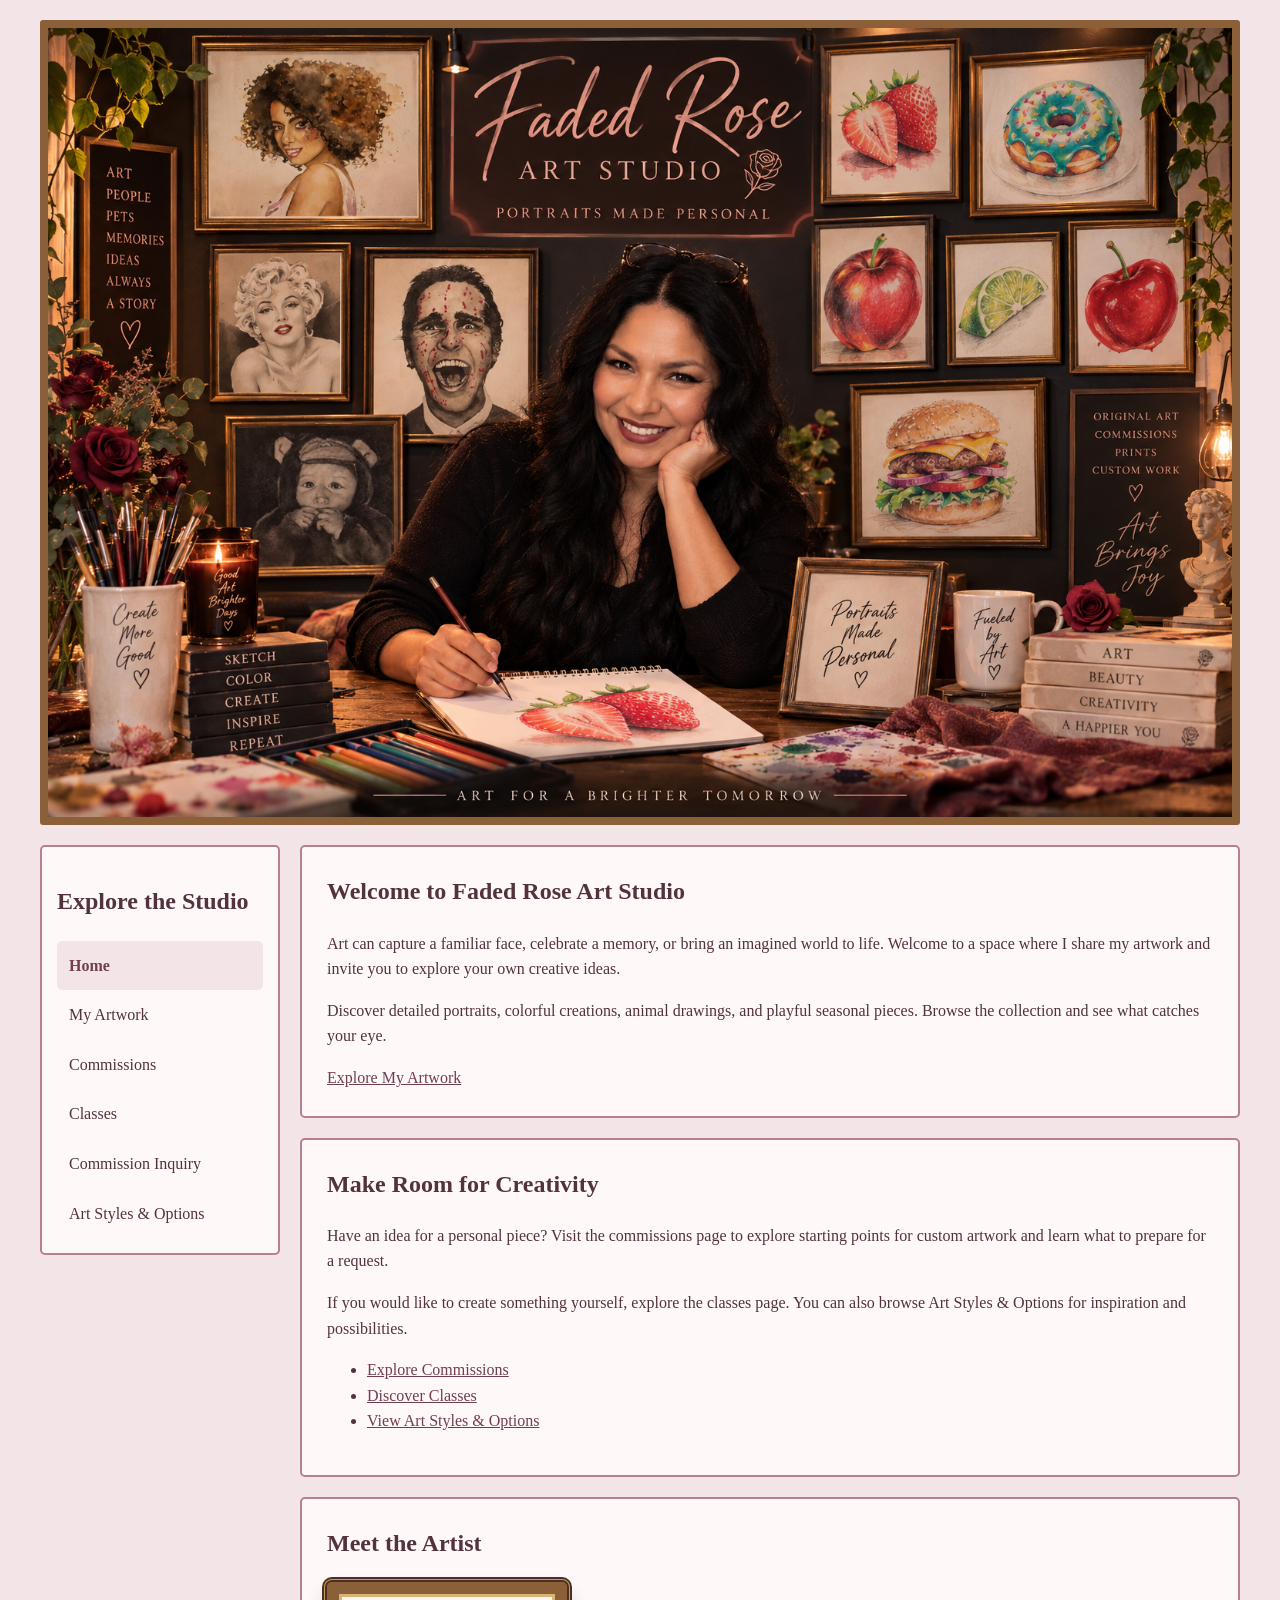
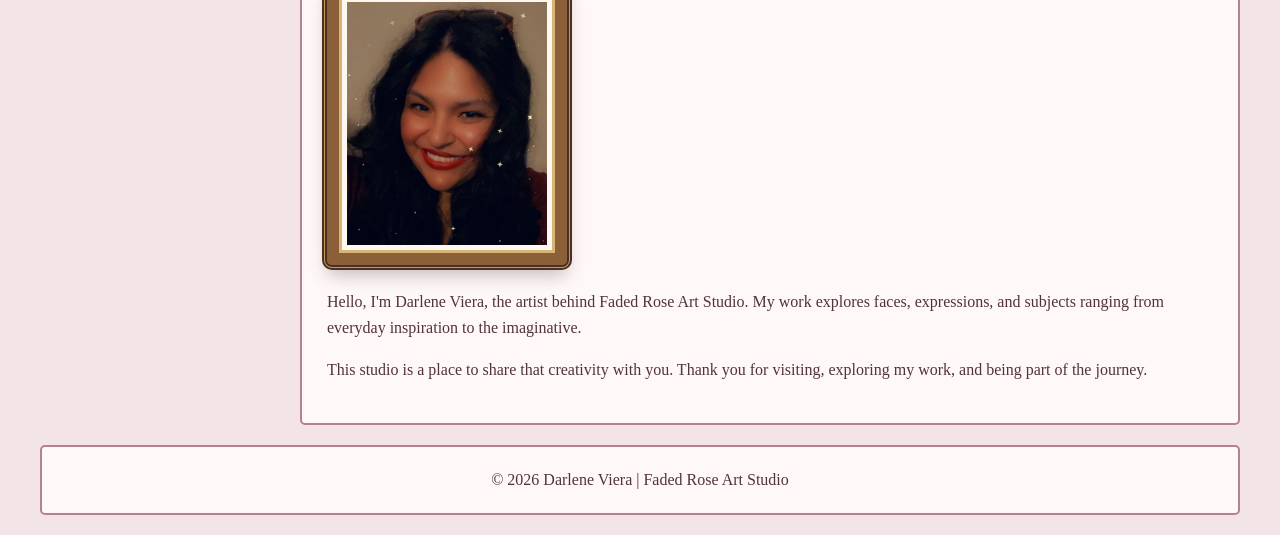
<file: index.html>
<!DOCTYPE html>
<html lang="en">

<head>
    <meta charset="UTF-8">
    <meta name="viewport" content="width=device-width, initial-scale=1.0">
    <meta name="description"
          content="Explore Faded Rose Art Studio, featuring artwork by Darlene Viera, custom commissions, art classes, and creative possibilities.">
    <title>Home | Faded Rose Art Studio</title>
    <link rel="stylesheet" href="media.css" type="text/css">
</head>

<body>

    <div class="container">

        <header class="studio-banner">
            <img class="studio-banner-image"
                 src="images/My Business Faded Rose 2.png"
                 alt="Faded Rose Art Studio — Portraits Made Personal">

            <!-- Bird animation reference:
            https://codepen.io/matchboxhero/pen/RLebOY -->
            <div class="bird-container bird-container--one"
                 aria-hidden="true">
                <div class="bird bird--one"></div>
            </div>

            <div class="bird-container bird-container--two"
                 aria-hidden="true">
                <div class="bird bird--two"></div>
            </div>

            <div class="bird-container bird-container--three"
                 aria-hidden="true">
                <div class="bird bird--three"></div>
            </div>

            <div class="bird-container bird-container--four"
                 aria-hidden="true">
                <div class="bird bird--four"></div>
            </div>
        </header>

        <aside>
            <h2>Explore the Studio</h2>

            <nav aria-label="Main navigation">
                <ul>
                    <li>
                        <a href="index.html" aria-current="page">Home</a>
                    </li>
                    <li>
                        <a href="myArtwork.html">My Artwork</a>
                    </li>
                    <li>
                        <a href="commissions.html">Commissions</a>
                    </li>
                    <li>
                        <a href="classes.html">Classes</a>
                    </li>
                    <li>
                        <a href="commission_inquiry.html">Commission Inquiry</a>
                    </li>
                    <li>
                        <a href="artStylesAndOptions.html">
                            Art Styles &amp; Options
                        </a>
                    </li>
                </ul>
            </nav>
        </aside>

        <!-- Reference: Grid Layout Explained
        https://developer.mozilla.org/en-US/docs/Learn_web_development/Core/CSS_layout/Grids -->
        <main>
            <article>
                <h1>Welcome to Faded Rose Art Studio</h1>
                <p>
                    Art can capture a familiar face, celebrate a memory,
                    or bring an imagined world to life. Welcome to a
                    space where I share my artwork and invite you
                    to explore your own creative ideas.
                </p>
                <p>
                    Discover detailed portraits, colorful creations,
                    animal drawings, and playful seasonal pieces.
                    Browse the collection and see what catches your eye.
                </p>
                <a href="myArtwork.html">Explore My Artwork</a>
            </article>

            <article>
                <h2>Make Room for Creativity</h2>
                <p>
                    Have an idea for a personal piece? Visit the
                    commissions page to explore starting points
                    for custom artwork and learn what to prepare
                    for a request.
                </p>
                <p>
                    If you would like to create something yourself,
                    explore the classes page. You can also browse
                    Art Styles &amp; Options for inspiration
                    and possibilities.
                </p>
                <ul>
                    <li>
                        <a href="commissions.html">
                            Explore Commissions
                        </a>
                    </li>
                    <li>
                        <a href="classes.html">
                            Discover Classes
                        </a>
                    </li>
                    <li>
                        <a href="artStylesAndOptions.html">
                            View Art Styles &amp; Options
                        </a>
                    </li>
                </ul>
            </article>

            <article>
                <h2>Meet the Artist</h2>

                <img src="images/Artist.jpg"
                     alt="Darlene Viera, the artist behind Faded Rose Art Studio"
                     width="240"
                     loading="lazy"
                     style="display: block; max-width: 100%; height: auto; border-radius: 5px;">

                <p>
                    Hello, I'm Darlene Viera, the artist behind
                    Faded Rose Art Studio. My work explores faces,
                    expressions, and subjects ranging from everyday
                    inspiration to the imaginative.
                </p>
                <p>
                    This studio is a place to share that creativity
                    with you. Thank you for visiting, exploring my
                    work, and being part of the journey.
                </p>
            </article>
        </main>

        <footer>
            <p>&copy; 2026 Darlene Viera | Faded Rose Art Studio</p>
        </footer>

    </div>

</body>
</html>
</file>
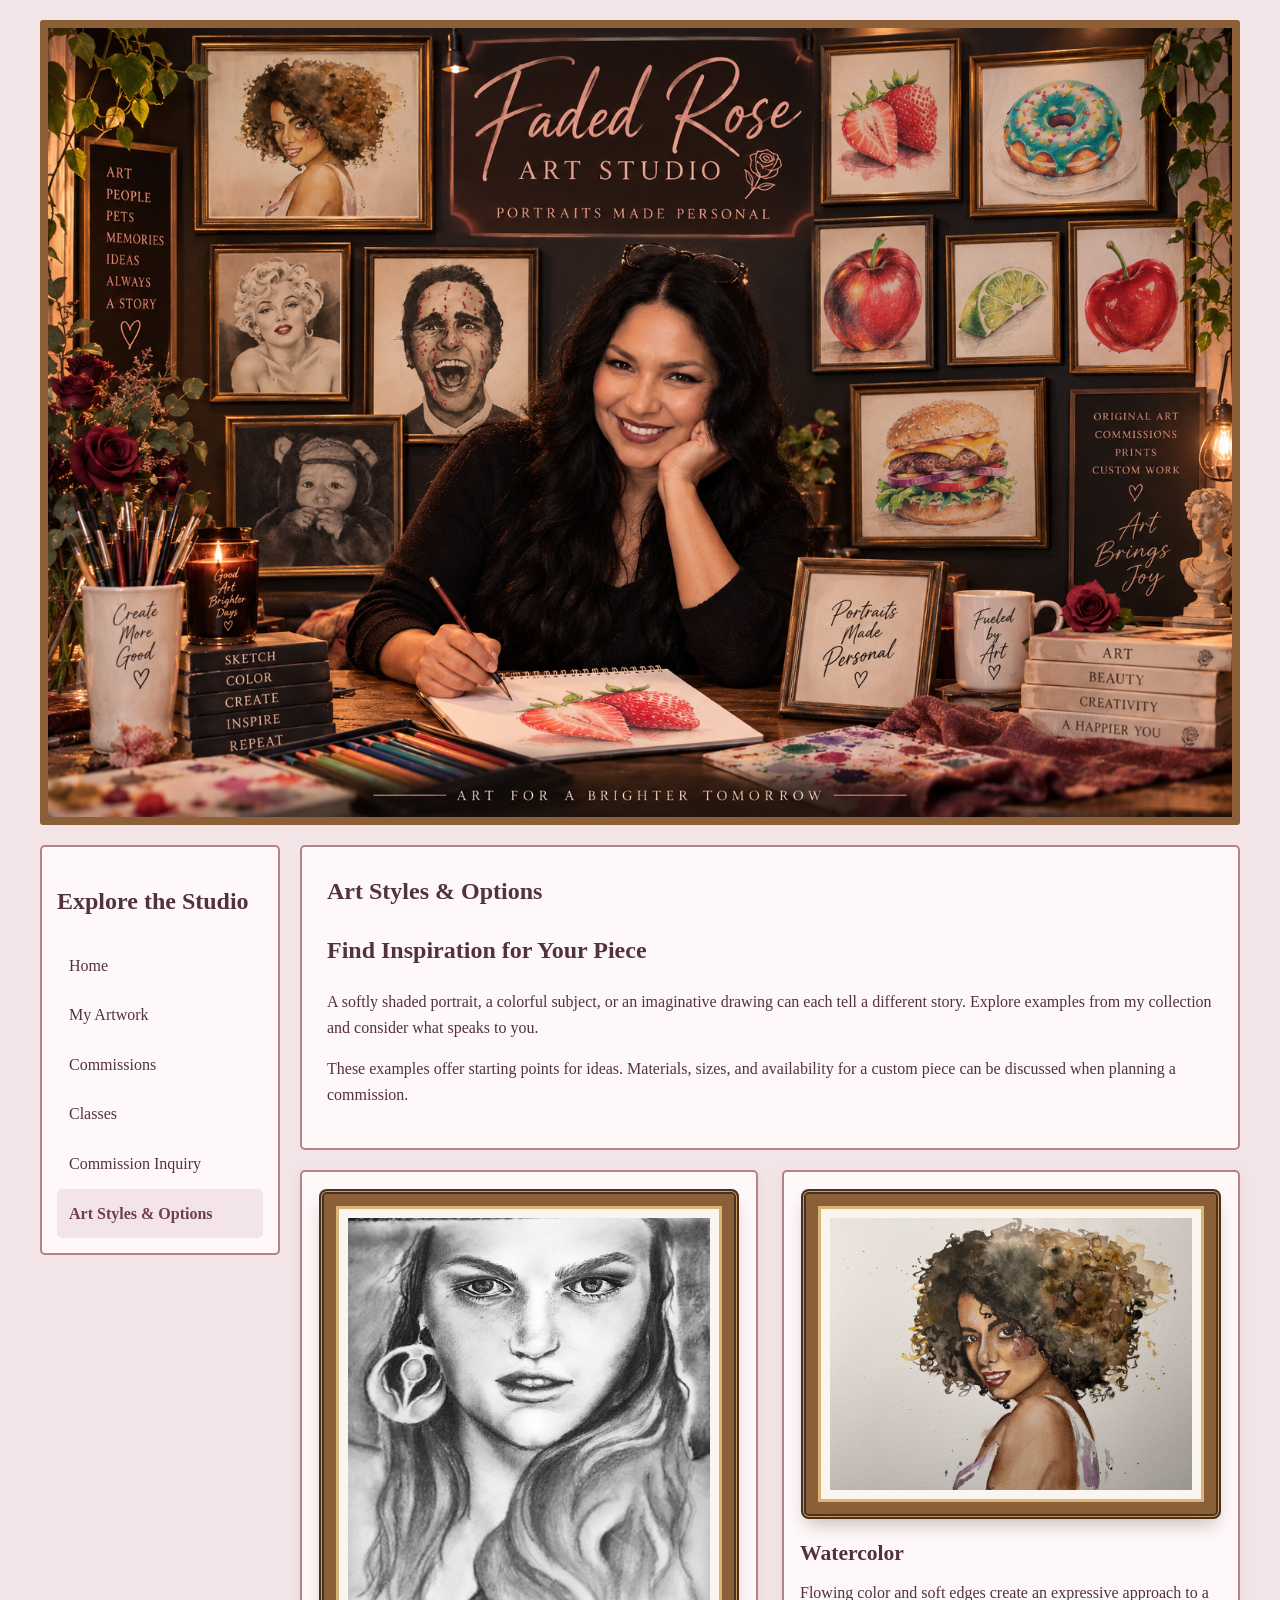
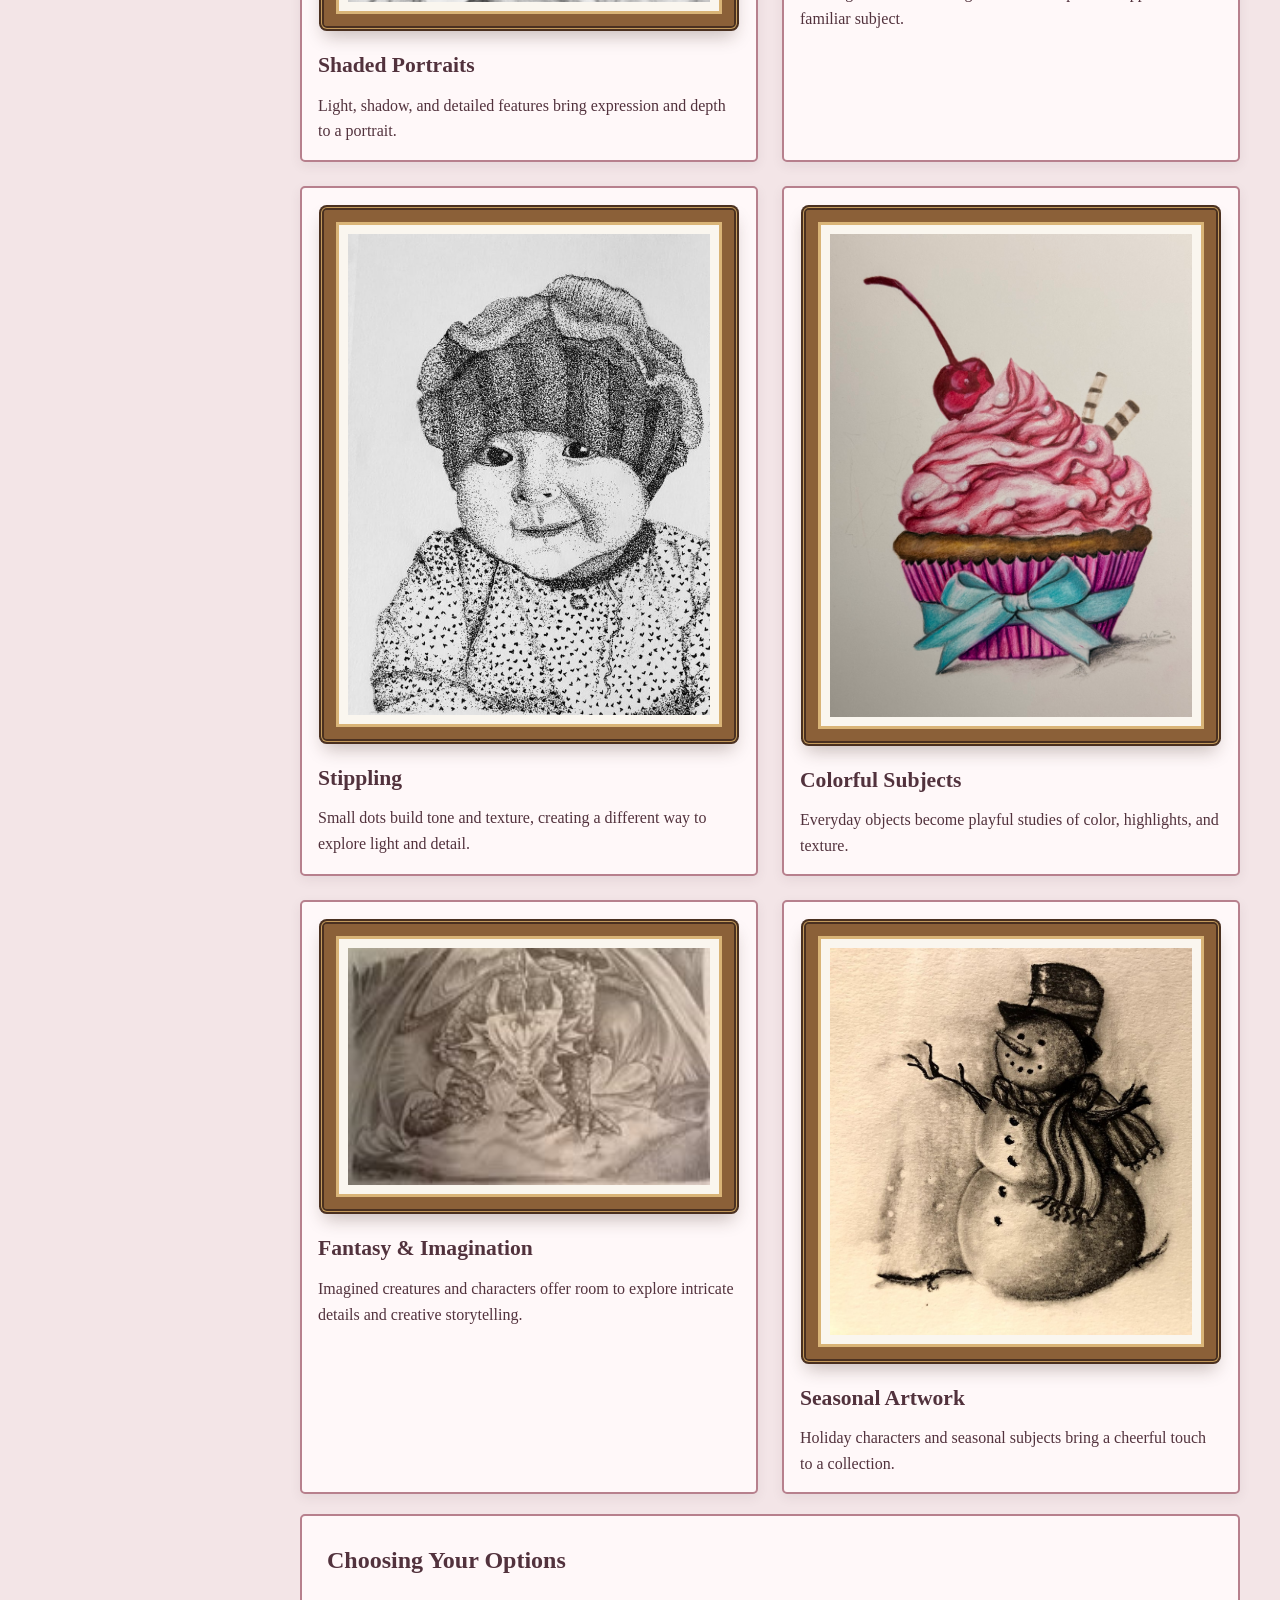
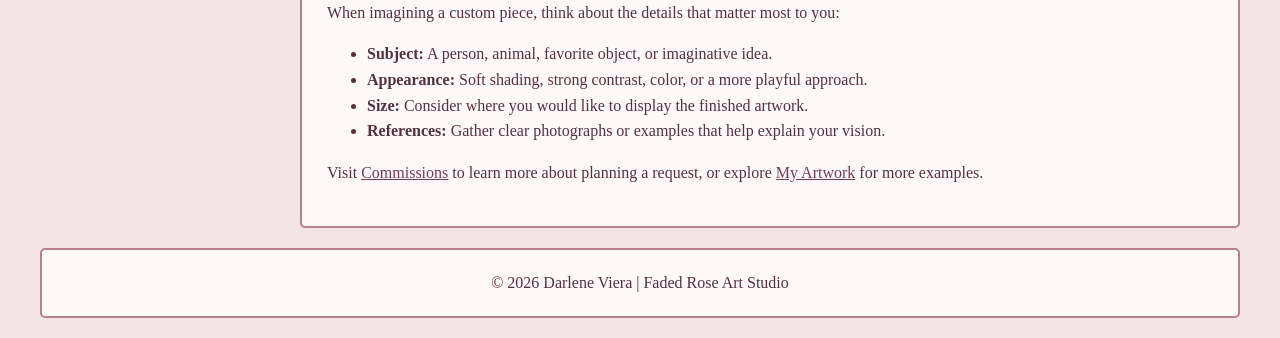
<file: artStylesAndOptions.html>
<!DOCTYPE html>
<html lang="en">

<head>
    <meta charset="UTF-8">
    <meta name="viewport" content="width=device-width, initial-scale=1.0">
    <meta name="description"
          content="Explore portrait drawings, color artwork, imaginative subjects, and ideas for a personal piece at Faded Rose Art Studio.">
    <title>Art Styles &amp; Options | Faded Rose Art Studio</title>
    <link rel="stylesheet" href="media.css" type="text/css">
</head>

<body>

    <div class="container">

        <header class="studio-banner">
            <img class="studio-banner-image"
                 src="images/My Business Faded Rose 2.png"
                 alt="Faded Rose Art Studio — Portraits Made Personal">

            <!-- Bird animation reference:
            https://codepen.io/matchboxhero/pen/RLebOY -->
            <div class="bird-container bird-container--one"
                 aria-hidden="true">
                <div class="bird bird--one"></div>
            </div>

            <div class="bird-container bird-container--two"
                 aria-hidden="true">
                <div class="bird bird--two"></div>
            </div>

            <div class="bird-container bird-container--three"
                 aria-hidden="true">
                <div class="bird bird--three"></div>
            </div>

            <div class="bird-container bird-container--four"
                 aria-hidden="true">
                <div class="bird bird--four"></div>
            </div>
        </header>

        <aside>
            <h2>Explore the Studio</h2>

            <nav aria-label="Main navigation">
                <ul>
                    <li><a href="index.html">Home</a></li>
                    <li><a href="myArtwork.html">My Artwork</a></li>
                    <li><a href="commissions.html">Commissions</a></li>
                    <li><a href="classes.html">Classes</a></li>
                    <li>
                        <a href="commission_inquiry.html">Commission Inquiry</a>
                    </li>
                    <li>
                        <a href="artStylesAndOptions.html"
                           aria-current="page">
                            Art Styles &amp; Options
                        </a>
                    </li>
                </ul>
            </nav>
        </aside>

        <main>
            <article>
                <h1>Art Styles &amp; Options</h1>
                <h2>Find Inspiration for Your Piece</h2>
                <p>
                    A softly shaded portrait, a colorful subject,
                    or an imaginative drawing can each tell a
                    different story. Explore examples from my
                    collection and consider what speaks to you.
                </p>
                <p>
                    These examples offer starting points for ideas.
                    Materials, sizes, and availability for a custom
                    piece can be discussed when planning a commission.
                </p>
            </article>

            <section class="artwork-gallery"
                     aria-label="Artwork styles and subjects">

                <figure class="artwork-card">
                    <a href="images/Girl.jpg">
                        <img src="images/Girl.jpg"
                             alt="Black-and-white portrait drawing with detailed eyes and flowing hair"
                             loading="lazy">
                    </a>
                    <figcaption>
                        <h2>Shaded Portraits</h2>
                        <p>
                            Light, shadow, and detailed features
                            bring expression and depth to a portrait.
                        </p>
                    </figcaption>
                </figure>

                <figure class="artwork-card">
                    <a href="images/Watercolor Girl.jpeg">
                        <img src="images/Watercolor Girl.jpeg"
                             alt="Color portrait of a smiling woman with curly hair"
                             loading="lazy">
                    </a>
                    <figcaption>
                        <h2>Watercolor</h2>
                        <p>
                            Flowing color and soft edges create
                            an expressive approach to a familiar subject.
                        </p>
                    </figcaption>
                </figure>

                <figure class="artwork-card">
                    <a href="images/Belle.jpg">
                        <img src="images/Belle.jpg"
                             alt="Portrait of a young child created with small dots"
                             loading="lazy">
                    </a>
                    <figcaption>
                        <h2>Stippling</h2>
                        <p>
                            Small dots build tone and texture,
                            creating a different way to explore
                            light and detail.
                        </p>
                    </figcaption>
                </figure>

                <figure class="artwork-card">
                    <a href="images/Cupcake.jpeg">
                        <img src="images/Cupcake.jpeg"
                             alt="Colorful cupcake drawing with pink frosting and a turquoise bow"
                             loading="lazy">
                    </a>
                    <figcaption>
                        <h2>Colorful Subjects</h2>
                        <p>
                            Everyday objects become playful studies
                            of color, highlights, and texture.
                        </p>
                    </figcaption>
                </figure>

                <figure class="artwork-card">
                    <a href="images/Dragon.jpg">
                        <img src="images/Dragon.jpg"
                             alt="Detailed drawing of a dragon with wings and scales"
                             loading="lazy">
                    </a>
                    <figcaption>
                        <h2>Fantasy &amp; Imagination</h2>
                        <p>
                            Imagined creatures and characters offer
                            room to explore intricate details
                            and creative storytelling.
                        </p>
                    </figcaption>
                </figure>

                <figure class="artwork-card">
                    <a href="images/Snowman.jpg">
                        <img src="images/Snowman.jpg"
                             alt="Snowman drawing with a top hat, striped scarf, and branch arms"
                             loading="lazy">
                    </a>
                    <figcaption>
                        <h2>Seasonal Artwork</h2>
                        <p>
                            Holiday characters and seasonal subjects
                            bring a cheerful touch to a collection.
                        </p>
                    </figcaption>
                </figure>

            </section>

            <article>
                <h2>Choosing Your Options</h2>
                <p>
                    When imagining a custom piece, think about
                    the details that matter most to you:
                </p>
                <ul>
                    <li>
                        <strong>Subject:</strong>
                        A person, animal, favorite object,
                        or imaginative idea.
                    </li>
                    <li>
                        <strong>Appearance:</strong>
                        Soft shading, strong contrast, color,
                        or a more playful approach.
                    </li>
                    <li>
                        <strong>Size:</strong>
                        Consider where you would like to display
                        the finished artwork.
                    </li>
                    <li>
                        <strong>References:</strong>
                        Gather clear photographs or examples
                        that help explain your vision.
                    </li>
                </ul>
                <p>
                    Visit <a href="commissions.html">Commissions</a>
                    to learn more about planning a request, or
                    explore <a href="myArtwork.html">My Artwork</a>
                    for more examples.
                </p>
            </article>

        </main>

        <footer>
            <p>&copy; 2026 Darlene Viera | Faded Rose Art Studio</p>
        </footer>

    </div>

</body>
</html>
</file>
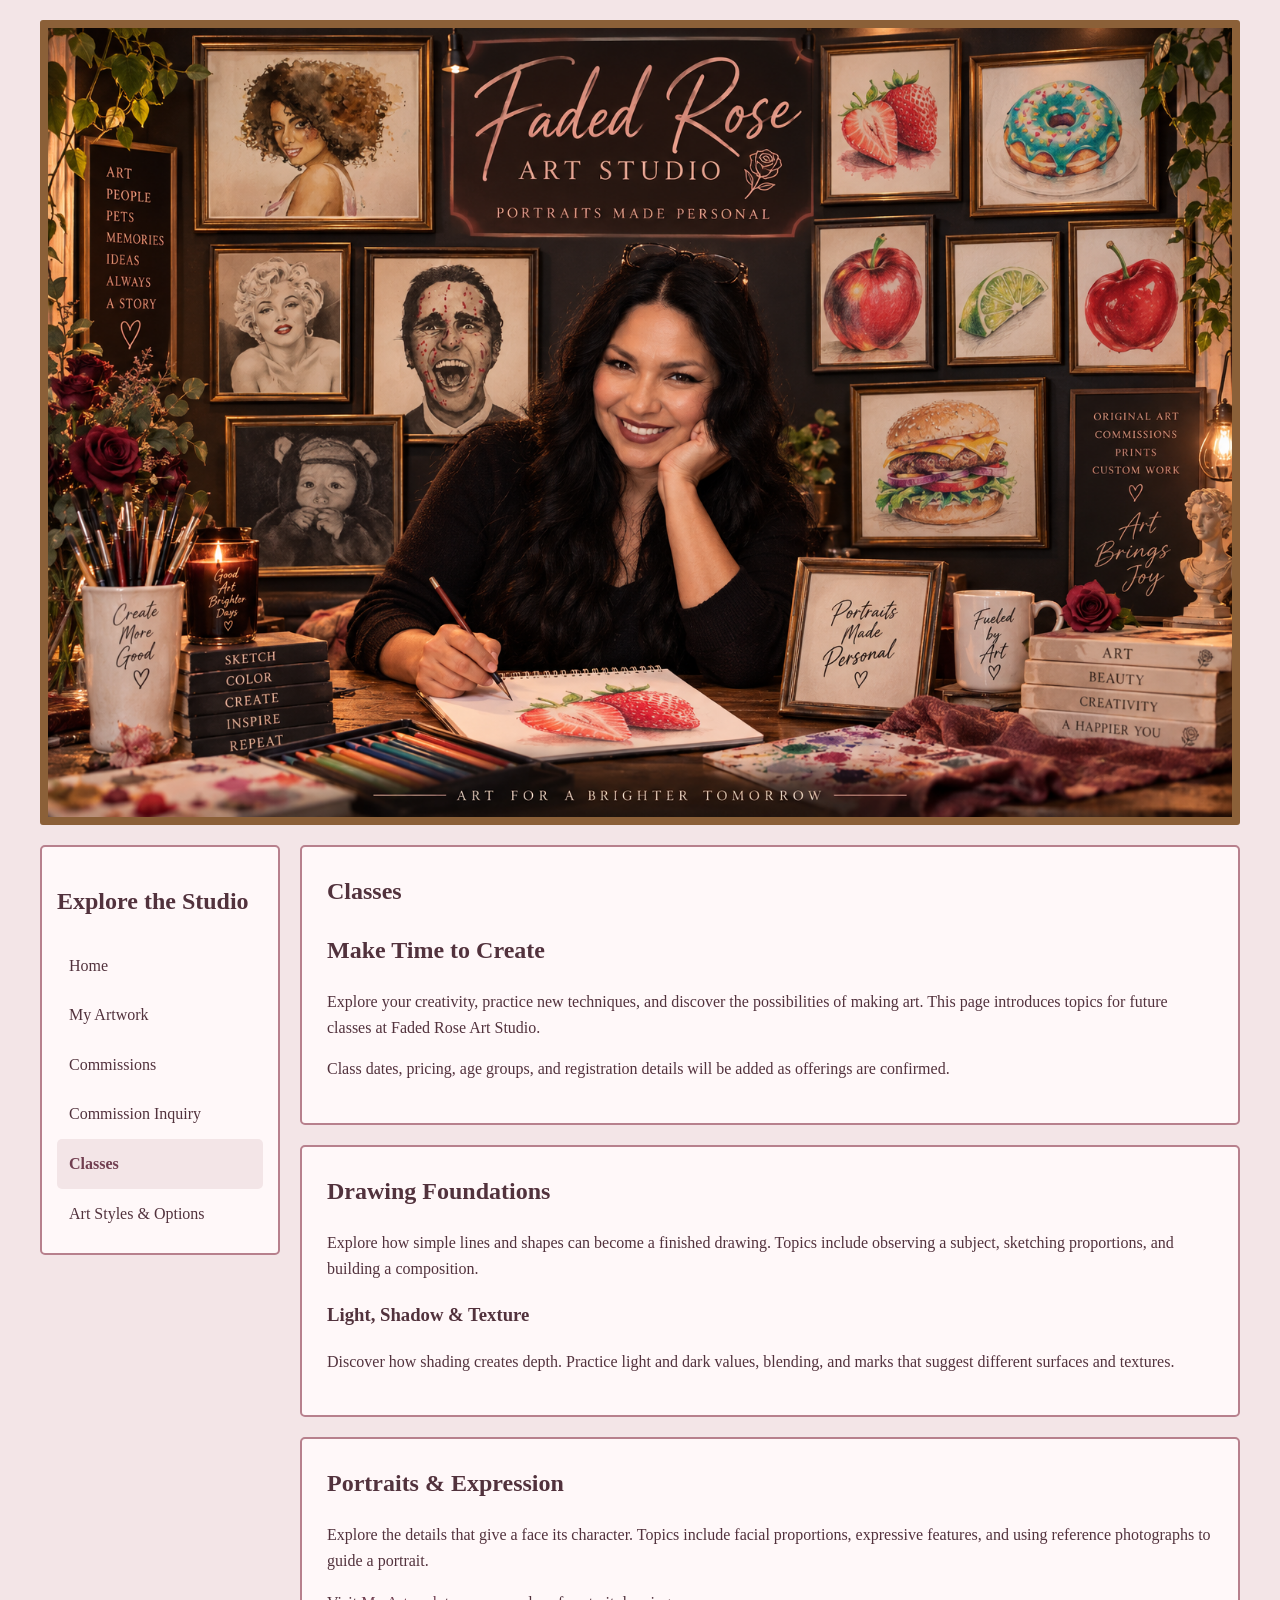
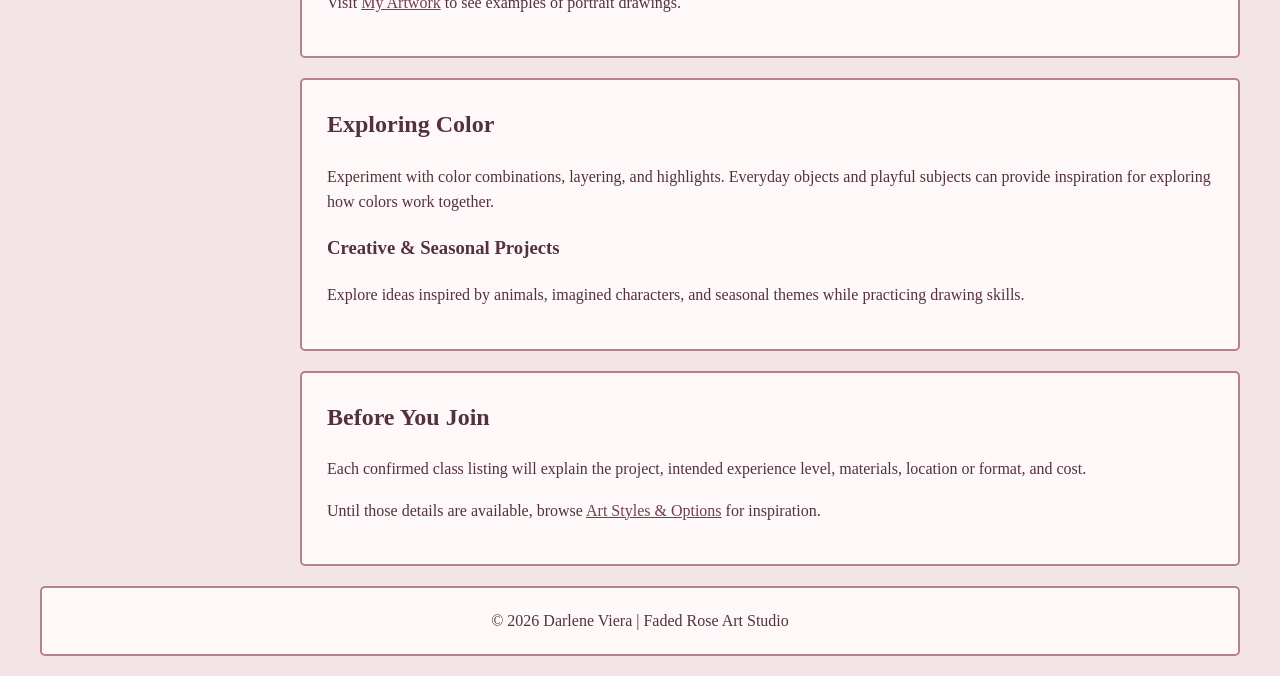
<file: classes.html>
<!DOCTYPE html>
<html lang="en">

<head>
    <meta charset="UTF-8">
    <meta name="viewport" content="width=device-width, initial-scale=1.0">
    <meta name="description"
          content="Explore drawing and art class topics at Faded Rose Art Studio, from shading and portraits to colorful creative projects.">
    <title>Classes | Faded Rose Art Studio</title>
    <link rel="stylesheet" href="media.css" type="text/css">
</head>

<body>

    <div class="container">

        <header class="studio-banner">
            <img class="studio-banner-image"
                 src="images/My Business Faded Rose 2.png"
                 alt="Faded Rose Art Studio — Portraits Made Personal">

            <!-- Bird animation reference:
            https://codepen.io/matchboxhero/pen/RLebOY -->
            <div class="bird-container bird-container--one"
                 aria-hidden="true">
                <div class="bird bird--one"></div>
            </div>

            <div class="bird-container bird-container--two"
                 aria-hidden="true">
                <div class="bird bird--two"></div>
            </div>

            <div class="bird-container bird-container--three"
                 aria-hidden="true">
                <div class="bird bird--three"></div>
            </div>

            <div class="bird-container bird-container--four"
                 aria-hidden="true">
                <div class="bird bird--four"></div>
            </div>
        </header>

        <aside>
            <h2>Explore the Studio</h2>

            <nav aria-label="Main navigation">
                <ul>
                    <li><a href="index.html">Home</a></li>
                    <li><a href="myArtwork.html">My Artwork</a></li>
                    <li><a href="commissions.html">Commissions</a></li>
                    <li>
                        <a href="commission_inquiry.html">Commission Inquiry</a>
                    </li>
                    <li>
                        <a href="classes.html" aria-current="page">
                            Classes
                        </a>
                    </li>
                    <li>
                        <a href="artStylesAndOptions.html">
                            Art Styles &amp; Options
                        </a>
                    </li>
                </ul>
            </nav>
        </aside>

        <main>
            <article>
                <h1>Classes</h1>
                <h2>Make Time to Create</h2>
                <p>
                    Explore your creativity, practice new techniques,
                    and discover the possibilities of making art.
                    This page introduces topics for future classes
                    at Faded Rose Art Studio.
                </p>
                <p>
                    Class dates, pricing, age groups, and registration
                    details will be added as offerings are confirmed.
                </p>
            </article>

            <article>
                <h2>Drawing Foundations</h2>
                <p>
                    Explore how simple lines and shapes can become
                    a finished drawing. Topics include observing a
                    subject, sketching proportions, and building
                    a composition.
                </p>
                <h3>Light, Shadow &amp; Texture</h3>
                <p>
                    Discover how shading creates depth. Practice
                    light and dark values, blending, and marks that
                    suggest different surfaces and textures.
                </p>
            </article>

            <article>
                <h2>Portraits &amp; Expression</h2>
                <p>
                    Explore the details that give a face its character.
                    Topics include facial proportions, expressive
                    features, and using reference photographs
                    to guide a portrait.
                </p>
                <p>
                    Visit <a href="myArtwork.html">My Artwork</a>
                    to see examples of portrait drawings.
                </p>
            </article>

            <article>
                <h2>Exploring Color</h2>
                <p>
                    Experiment with color combinations, layering,
                    and highlights. Everyday objects and playful
                    subjects can provide inspiration for exploring
                    how colors work together.
                </p>
                <h3>Creative &amp; Seasonal Projects</h3>
                <p>
                    Explore ideas inspired by animals, imagined
                    characters, and seasonal themes while practicing
                    drawing skills.
                </p>
            </article>

            <article>
                <h2>Before You Join</h2>
                <p>
                    Each confirmed class listing will explain the
                    project, intended experience level, materials,
                    location or format, and cost.
                </p>
                <p>
                    Until those details are available, browse
                    <a href="artStylesAndOptions.html">
                        Art Styles &amp; Options</a>
                    for inspiration.
                </p>

                <!-- Add confirmed classes and registration details here. -->
            </article>
        </main>

        <footer>
            <p>&copy; 2026 Darlene Viera | Faded Rose Art Studio</p>
        </footer>

    </div>

</body>
</html>
</file>
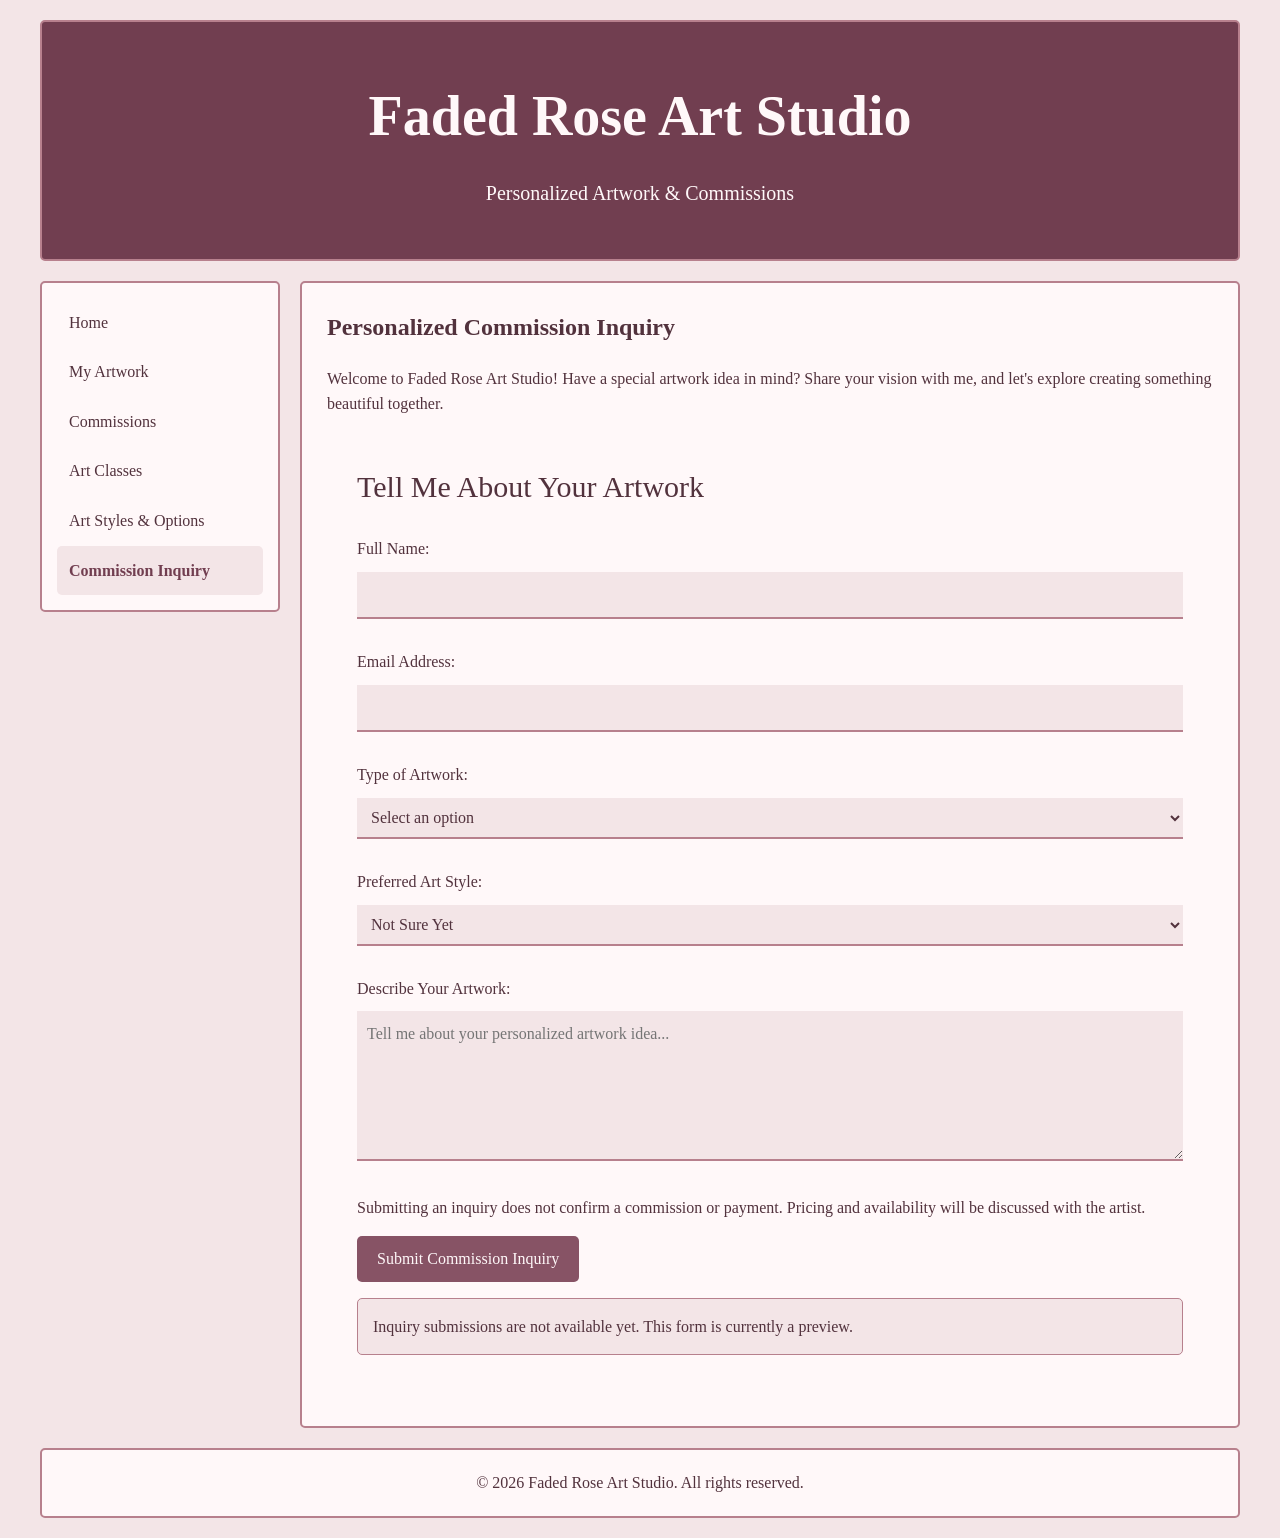
<file: commission_inquiry.html>
<!DOCTYPE html>
<html lang="en">

<head>
    <meta charset="UTF-8">
    <meta name="viewport"
          content="width=device-width, initial-scale=1.0">

    <title>Commission Inquiry | Faded Rose Art Studio</title>

    <link rel="stylesheet"
          href="media.css"
          type="text/css">
</head>

<body>

    <div class="container">

        <!-- WEBSITE HEADER -->
        <header>
            <h1>Faded Rose Art Studio</h1>
            <h2>Personalized Artwork & Commissions</h2>
        </header>

        <!-- SIDEBAR NAVIGATION -->
        <aside>
            <nav aria-label="Main navigation">
                <ul>
                    <li>
                        <a href="index.html">Home</a>
                    </li>

                    <li>
                        <a href="artwork.html">My Artwork</a>
                    </li>

                    <li>
                        <a href="commissions.html">Commissions</a>
                    </li>

                    <li>
                        <a href="classes.html">Art Classes</a>
                    </li>

                    <li>
                        <a href="artStylesAndOptions.html">
                            Art Styles & Options
                        </a>
                    </li>

                    <li>
                        <a href="commission_inquiry.html"
                           aria-current="page">
                            Commission Inquiry
                        </a>
                    </li>
                </ul>
            </nav>
        </aside>

        <!-- MAIN CONTENT -->
        <main>

            <article>

                <h1>Personalized Commission Inquiry</h1>

                <p>
                    Welcome to Faded Rose Art Studio!
                    Have a special artwork idea in mind?
                    Share your vision with me, and let's
                    explore creating something beautiful
                    together.
                </p>

                <div class="contact-form">

                    <h2>Tell Me About Your Artwork</h2>

                    <form id="commissionForm">

                        <!-- CUSTOMER NAME -->
                        <div class="inputBox">
                            <label for="customerName">
                                Full Name:
                            </label>

                            <input
                                type="text"
                                id="customerName"
                                name="customerName"
                                autocomplete="name"
                                required>
                        </div>

                        <!-- CUSTOMER EMAIL -->
                        <div class="inputBox">
                            <label for="customerEmail">
                                Email Address:
                            </label>

                            <input
                                type="email"
                                id="customerEmail"
                                name="customerEmail"
                                autocomplete="email"
                                required>
                        </div>

                        <!-- ARTWORK TYPE -->
                        <div class="inputBox">
                            <label for="artworkType">
                                Type of Artwork:
                            </label>

                            <select
                                id="artworkType"
                                name="artworkType"
                                required>

                                <option value="">
                                    Select an option
                                </option>

                                <option value="pet">
                                    Pet Portrait
                                </option>

                                <option value="individual">
                                    Individual Portrait
                                </option>

                                <option value="family">
                                    Family or Group Portrait
                                </option>

                                <option value="other">
                                    Other Custom Artwork
                                </option>

                            </select>
                        </div>

                        <!-- ARTWORK STYLE -->
                        <div class="inputBox">
                            <label for="artworkStyle">
                                Preferred Art Style:
                            </label>

                            <select
                                id="artworkStyle"
                                name="artworkStyle">

                                <option value="unsure">
                                    Not Sure Yet
                                </option>

                                <option value="realistic">
                                    Realistic
                                </option>

                                <option value="sketch">
                                    Sketch
                                </option>

                                <option value="other">
                                    Other
                                </option>

                            </select>
                        </div>

                        <!-- ARTWORK DESCRIPTION -->
                        <div class="inputBox">
                            <label for="artworkDetails">
                                Describe Your Artwork:
                            </label>

                            <textarea
                                id="artworkDetails"
                                name="artworkDetails"
                                rows="5"
                                placeholder="Tell me about your personalized artwork idea..."
                                required></textarea>
                        </div>

                        <!-- COMMISSION NOTICE -->
                        <p>
                            Submitting an inquiry does
                            not confirm a commission
                            or payment. Pricing and
                            availability will be
                            discussed with the artist.
                        </p>

                        <!-- SUBMIT BUTTON -->
                        <button type="button" disabled>
                            Submit Commission Inquiry
                        </button>

                        <!-- STATUS MESSAGE -->
                        <p id="messageAlert" role="status">
                            Inquiry submissions are
                            not available yet. This
                            form is currently a preview.
                        </p>

                    </form>

                </div>

            </article>

        </main>

        <!-- WEBSITE FOOTER -->
        <footer>
            <p>
                &copy; 2026 Faded Rose Art Studio.
                All rights reserved.
            </p>
        </footer>

    </div>

</body>
</html>
</file>
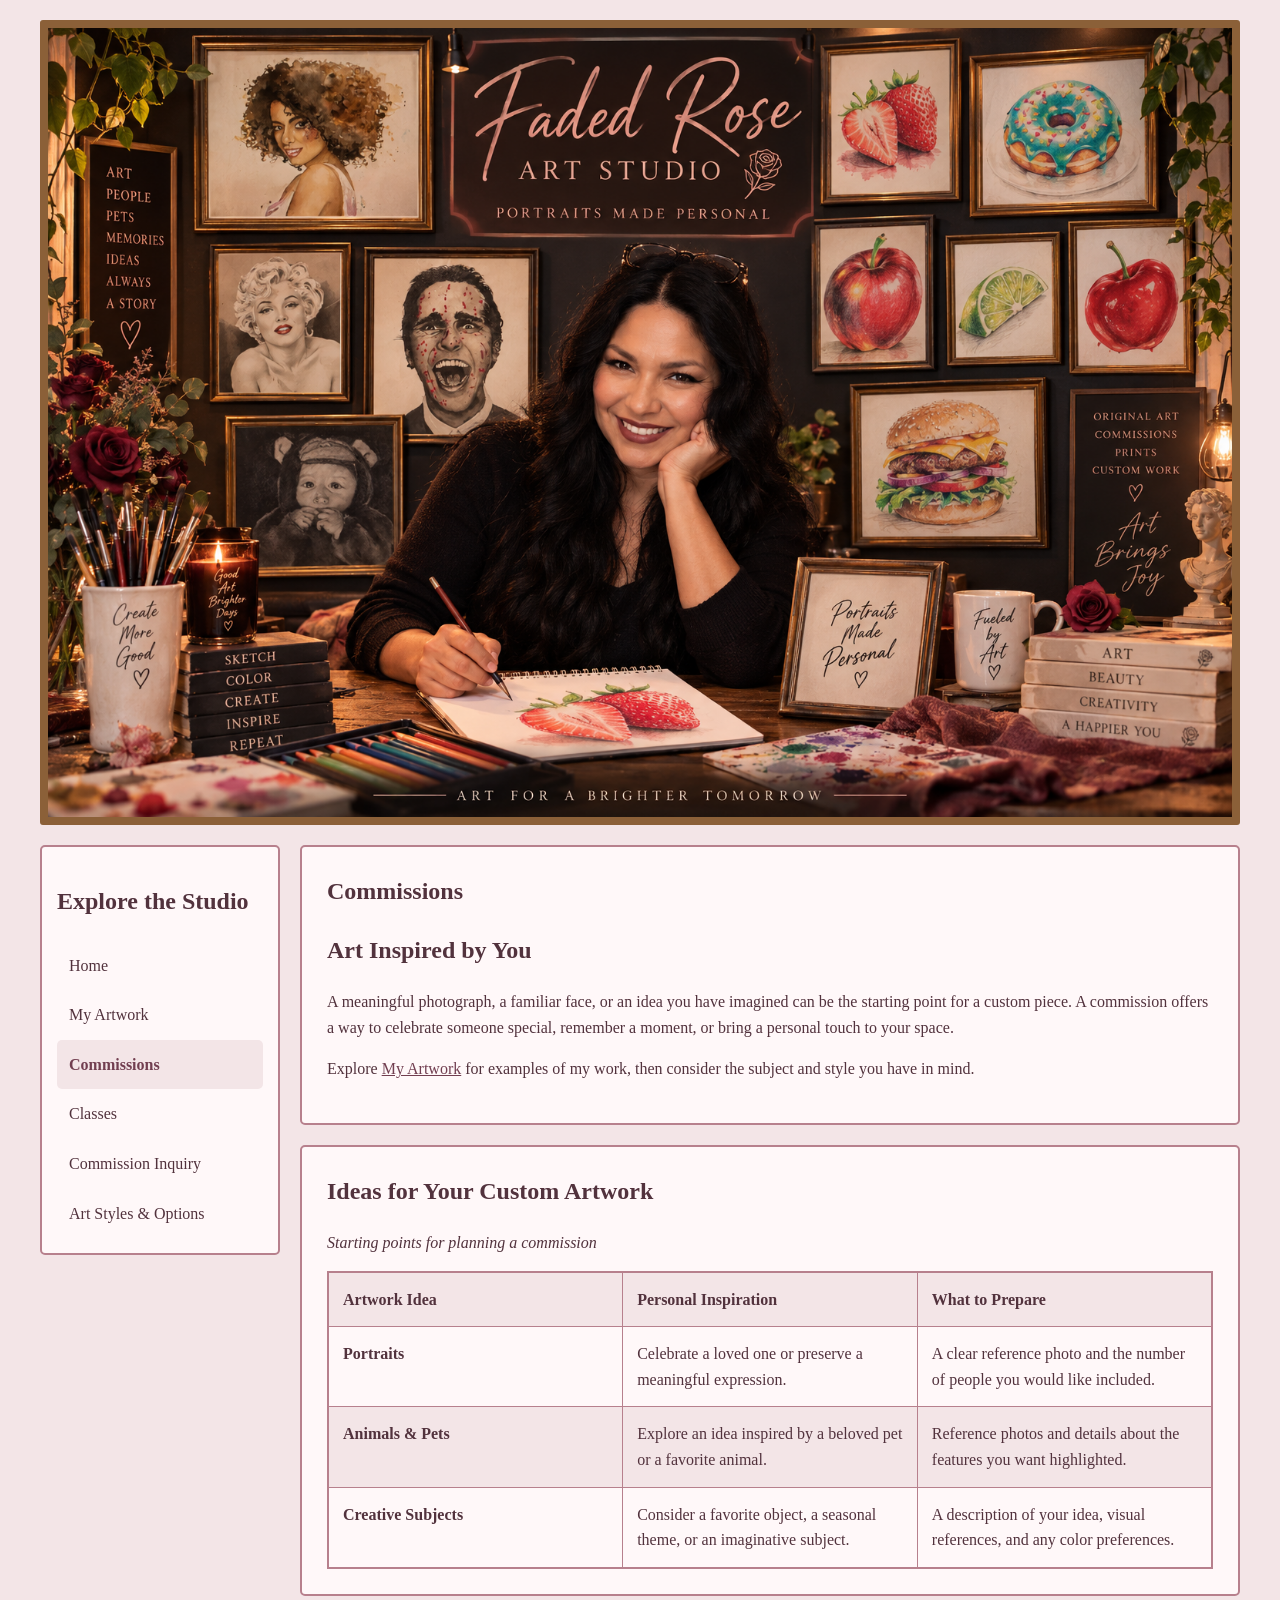
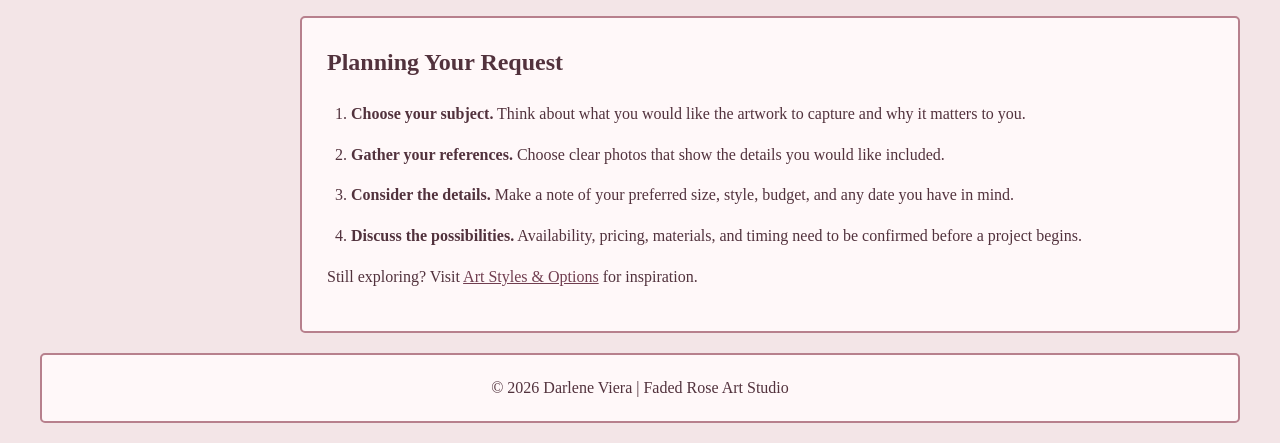
<file: commissions.html>
<!DOCTYPE html>
<html lang="en">

<head>
    <meta charset="UTF-8">
    <meta name="viewport" content="width=device-width, initial-scale=1.0">
    <meta name="description"
          content="Explore custom artwork ideas at Faded Rose Art Studio and learn what to prepare for a commission request.">
    <title>Commissions | Faded Rose Art Studio</title>
    <link rel="stylesheet" href="media.css" type="text/css">
</head>

<body>

    <div class="container">

        <header class="studio-banner">
            <img class="studio-banner-image"
                 src="images/My Business Faded Rose 2.png"
                 alt="Faded Rose Art Studio — Portraits Made Personal">

            <!-- Bird animation reference:
            https://codepen.io/matchboxhero/pen/RLebOY -->
            <div class="bird-container bird-container--one"
                 aria-hidden="true">
                <div class="bird bird--one"></div>
            </div>

            <div class="bird-container bird-container--two"
                 aria-hidden="true">
                <div class="bird bird--two"></div>
            </div>

            <div class="bird-container bird-container--three"
                 aria-hidden="true">
                <div class="bird bird--three"></div>
            </div>

            <div class="bird-container bird-container--four"
                 aria-hidden="true">
                <div class="bird bird--four"></div>
            </div>
        </header>

        <aside>
            <h2>Explore the Studio</h2>

            <nav aria-label="Main navigation">
                <ul>
                    <li><a href="index.html">Home</a></li>
                    <li><a href="myArtwork.html">My Artwork</a></li>
                    <li>
                        <a href="commissions.html" aria-current="page">
                            Commissions
                        </a>
                    </li>
                    <li><a href="classes.html">Classes</a></li>
                    <li>
                        <a href="commission_inquiry.html">Commission Inquiry</a>
                    </li>
                    <li>
                        <a href="artStylesAndOptions.html">
                            Art Styles &amp; Options
                        </a>
                    </li>
                </ul>
            </nav>
        </aside>

        <main class="commissions-content">
            <article>
                <h1>Commissions</h1>
                <h2>Art Inspired by You</h2>
                <p>
                    A meaningful photograph, a familiar face, or an idea
                    you have imagined can be the starting point for a
                    custom piece. A commission offers a way to celebrate
                    someone special, remember a moment, or bring a
                    personal touch to your space.
                </p>
                <p>
                    Explore <a href="myArtwork.html">My Artwork</a> for
                    examples of my work, then consider the subject
                    and style you have in mind.
                </p>
            </article>

            <article>
                <h2>Ideas for Your Custom Artwork</h2>

                <table class="commission-options">
                    <caption>
                        Starting points for planning a commission
                    </caption>
                    <thead>
                        <tr>
                            <th scope="col">Artwork Idea</th>
                            <th scope="col">Personal Inspiration</th>
                            <th scope="col">What to Prepare</th>
                        </tr>
                    </thead>
                    <tbody>
                        <tr>
                            <th scope="row">Portraits</th>
                            <td>
                                Celebrate a loved one or preserve
                                a meaningful expression.
                            </td>
                            <td>
                                A clear reference photo and the number
                                of people you would like included.
                            </td>
                        </tr>
                        <tr>
                            <th scope="row">Animals &amp; Pets</th>
                            <td>
                                Explore an idea inspired by a beloved
                                pet or a favorite animal.
                            </td>
                            <td>
                                Reference photos and details about
                                the features you want highlighted.
                            </td>
                        </tr>
                        <tr>
                            <th scope="row">Creative Subjects</th>
                            <td>
                                Consider a favorite object, a seasonal
                                theme, or an imaginative subject.
                            </td>
                            <td>
                                A description of your idea, visual
                                references, and any color preferences.
                            </td>
                        </tr>
                    </tbody>
                </table>
            </article>

            <article>
                <h2>Planning Your Request</h2>
                <ol>
                    <li>
                        <strong>Choose your subject.</strong>
                        Think about what you would like the artwork
                        to capture and why it matters to you.
                    </li>
                    <li>
                        <strong>Gather your references.</strong>
                        Choose clear photos that show the details
                        you would like included.
                    </li>
                    <li>
                        <strong>Consider the details.</strong>
                        Make a note of your preferred size, style,
                        budget, and any date you have in mind.
                    </li>
                    <li>
                        <strong>Discuss the possibilities.</strong>
                        Availability, pricing, materials, and timing
                        need to be confirmed before a project begins.
                    </li>
                </ol>
                <p>
                    Still exploring? Visit
                    <a href="artStylesAndOptions.html">
                        Art Styles &amp; Options</a>
                    for inspiration.
                </p>

                <!-- Add your preferred commission contact method here. -->
            </article>
        </main>

        <footer>
            <p>&copy; 2026 Darlene Viera | Faded Rose Art Studio</p>
        </footer>

    </div>

</body>
</html>
</file>
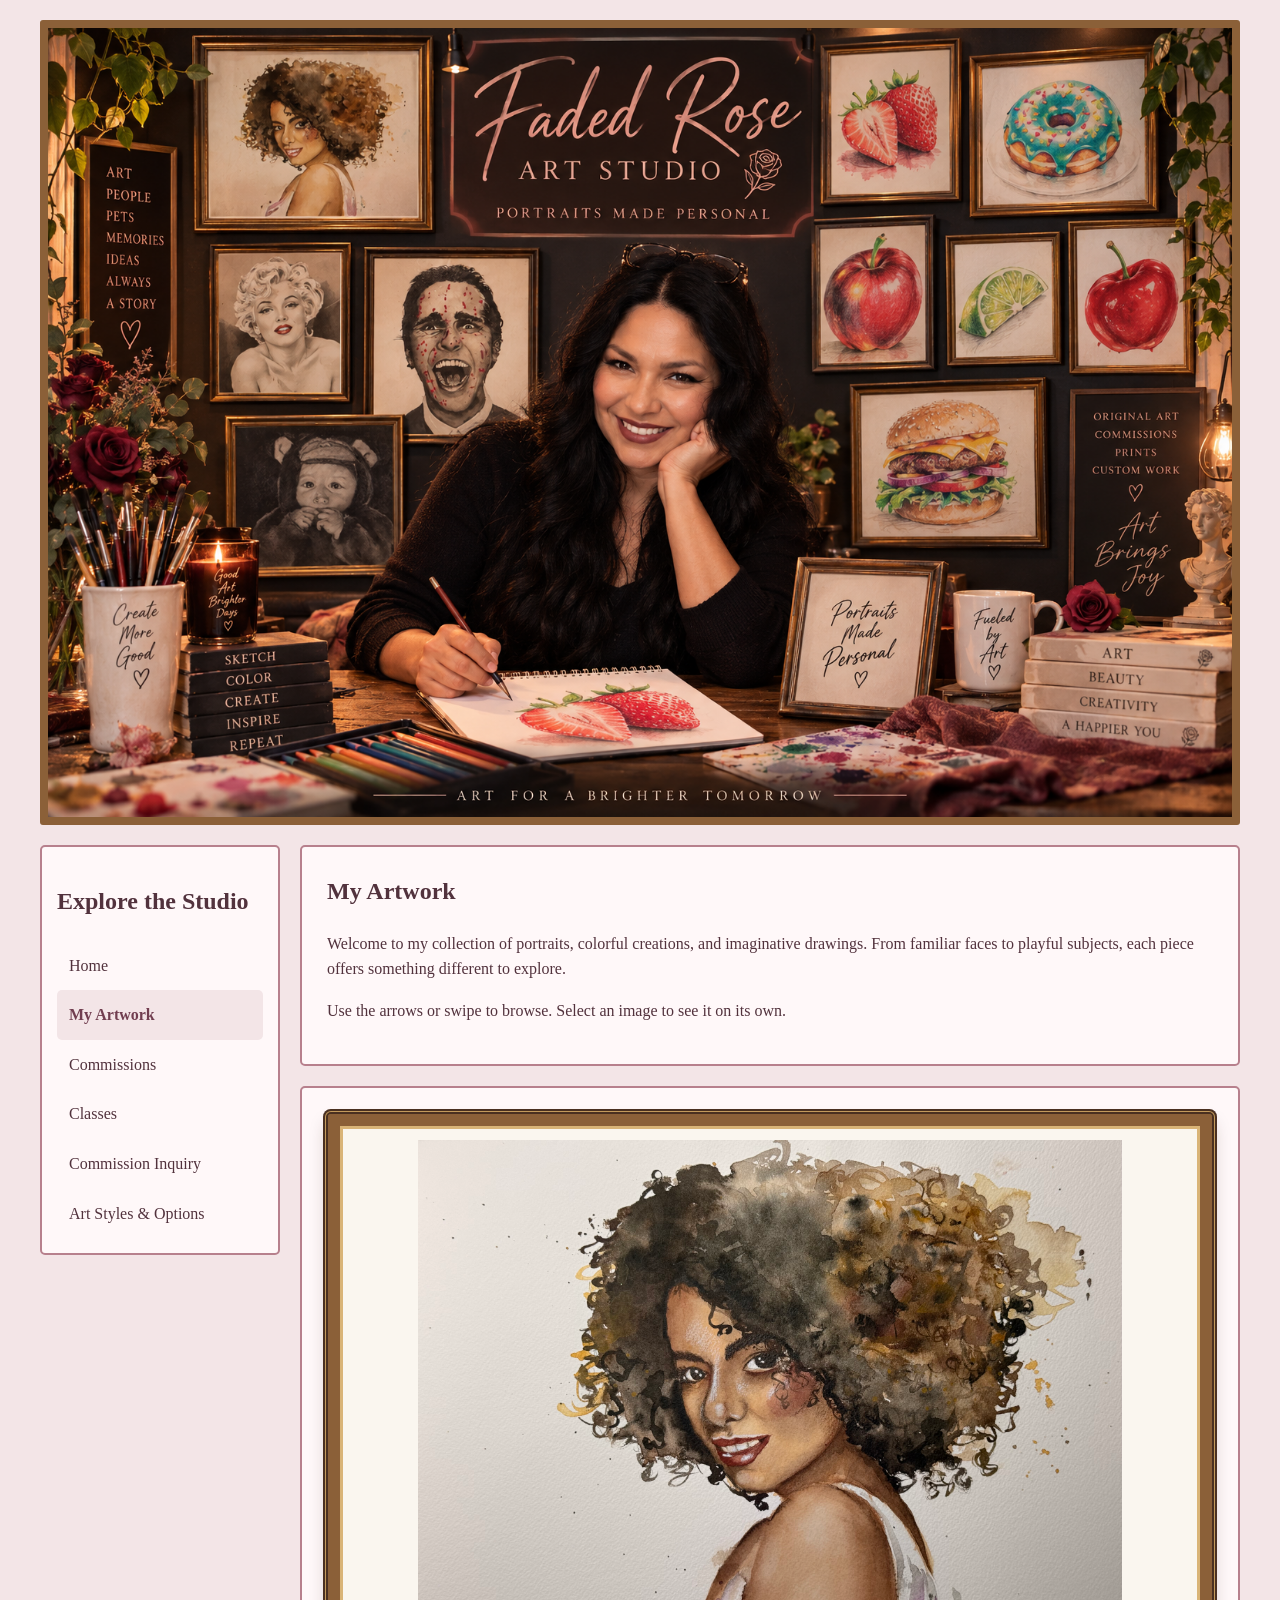
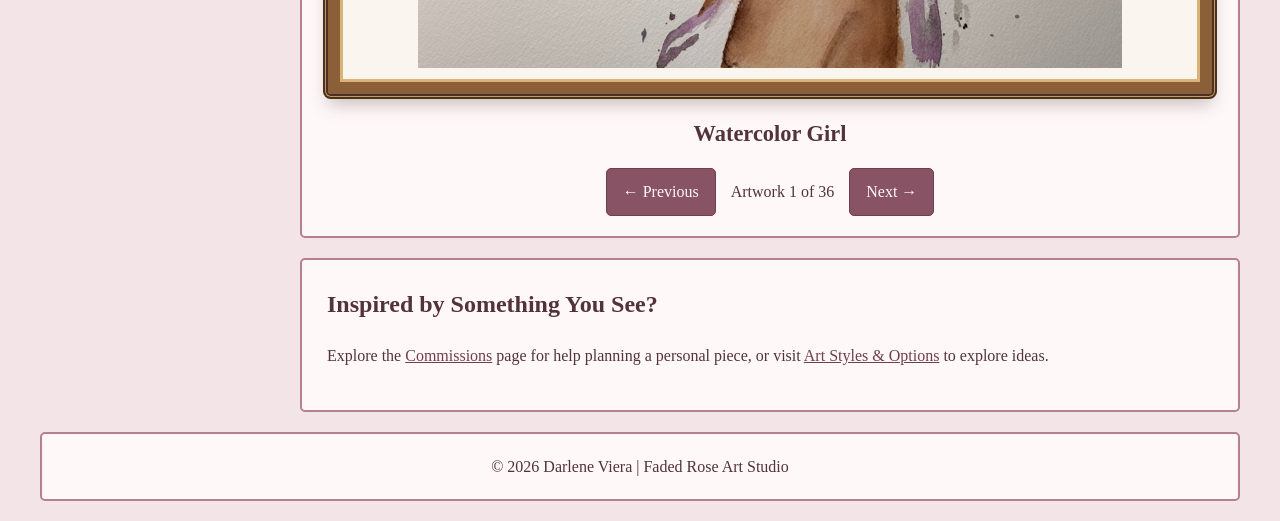
<file: myArtwork.html>
<!DOCTYPE html>
<html lang="en">

<head>
    <meta charset="UTF-8">
    <meta name="viewport" content="width=device-width, initial-scale=1.0">
    <meta name="description"
          content="Explore portraits, colorful creations, and imaginative artwork by Darlene Viera at Faded Rose Art Studio.">
    <title>My Artwork | Faded Rose Art Studio</title>
    <link rel="stylesheet" href="media.css">
    <script src="script.js?v=36-20261109" defer></script>
</head>

<body>
    <div class="container">

        <header class="studio-banner">
            <img class="studio-banner-image"
                 src="images/My Business Faded Rose 2.png"
                 alt="Faded Rose Art Studio — Portraits Made Personal">

            <!-- Bird animation reference:
            https://codepen.io/matchboxhero/pen/RLebOY -->
            <div class="bird-container bird-container--one"
                 aria-hidden="true">
                <div class="bird bird--one"></div>
            </div>

            <div class="bird-container bird-container--two"
                 aria-hidden="true">
                <div class="bird bird--two"></div>
            </div>

            <div class="bird-container bird-container--three"
                 aria-hidden="true">
                <div class="bird bird--three"></div>
            </div>

            <div class="bird-container bird-container--four"
                 aria-hidden="true">
                <div class="bird bird--four"></div>
            </div>
        </header>

        <aside>
            <h2>Explore the Studio</h2>

            <nav aria-label="Main navigation">
                <ul>
                    <li><a href="index.html">Home</a></li>
                    <li>
                        <a href="myArtwork.html" aria-current="page">
                            My Artwork
                        </a>
                    </li>
                    <li><a href="commissions.html">Commissions</a></li>
                    <li><a href="classes.html">Classes</a></li>
                    <li>
                        <a href="commission_inquiry.html">Commission Inquiry</a>
                    </li>
                    <li>
                        <a href="artStylesAndOptions.html">
                            Art Styles &amp; Options
                        </a>
                    </li>
                </ul>
            </nav>
        </aside>

        <main>
            <article>
                <h1>My Artwork</h1>
                <p>
                    Welcome to my collection of portraits, colorful
                    creations, and imaginative drawings. From familiar
                    faces to playful subjects, each piece offers
                    something different to explore.
                </p>
                <p>
                    Use the arrows or swipe to browse. Select an image
                    to see it on its own.
                </p>
            </article>

            <section class="artwork-carousel"
                     data-carousel
                     role="region"
                     aria-roledescription="carousel"
                     aria-label="Artwork collection"
                     tabindex="0">

                <figure class="carousel-figure">
                    <div class="carousel-stage">
                        <a href="images/Watercolor Girl.jpeg"
                           data-artwork-link>
                            <img src="images/Watercolor Girl.jpeg"
                                 alt="Watercolor Girl — artwork by Darlene Viera"
                                 data-artwork-image
                                 draggable="false">
                        </a>
                    </div>

                    <figcaption data-artwork-caption>
                        Watercolor Girl
                    </figcaption>
                </figure>

                <div class="carousel-controls">
                    <button type="button"
                            data-previous
                            aria-label="Previous artwork">
                        &#8592; Previous
                    </button>

                    <p data-artwork-status
                       role="status"
                       aria-live="polite"
                       aria-atomic="true">
                        Artwork 1 of 36
                    </p>

                    <button type="button"
                            data-next
                            aria-label="Next artwork">
                        Next &#8594;
                    </button>
                </div>

                <noscript>
                    <p>Enable JavaScript to browse the artwork carousel.</p>
                </noscript>
            </section>

            <article>
                <h2>Inspired by Something You See?</h2>
                <p>
                    Explore the
                    <a href="commissions.html">Commissions</a>
                    page for help planning a personal piece, or visit
                    <a href="artStylesAndOptions.html">
                        Art Styles &amp; Options</a>
                    to explore ideas.
                </p>
            </article>
        </main>

        <footer>
            <p>&copy; 2026 Darlene Viera | Faded Rose Art Studio</p>
        </footer>

    </div>
</body>
</html>
</file>
<file: media.css>
/* Faded Rose Art Studio */

*,
*::before,
*::after {
    box-sizing: border-box;
}

body {
    margin: 0;
    padding: 20px;
    background-color: #f3e5e7;
    color: #52323d;
    font-family: "Times New Roman", Times, serif;
    line-height: 1.6;
}

.container {
    display: grid;
    grid-template-areas:
        "header header"
        "sidebar content"
        "footer footer";
    grid-template-columns: 240px minmax(0, 1fr);
    gap: 20px;
    align-items: start;
    max-width: 1200px;
    margin: 0 auto;
}

/* Header */
header {
    grid-area: header;
    position: relative;
    overflow: hidden;
    padding: 50px 25px;
    border: 2px solid #b7808d;
    border-radius: 5px;
    background-color: #713e50;
    color: #fff8f9;
    text-align: center;
}

header h1,
header h2 {
    position: relative;
    z-index: 2;
}

header h1 {
    margin: 0 0 15px;
    font-size: clamp(2rem, 5vw, 3.5rem);
}

header h2 {
    max-width: 700px;
    margin: 0 auto;
    font-size: 1.25rem;
    font-weight: normal;
}

/* Full image banner */
header.studio-banner {
    padding: 0;
    background-image: none;
    isolation: isolate;
}

.studio-banner-image {
    display: block;
    width: 100%;
    height: auto;
}

/* Navigation */
aside {
    grid-area: sidebar;
    padding: 15px;
    border: 2px solid #b7808d;
    border-radius: 5px;
    background-color: #fff8f9;
}

nav ul {
    list-style: none;
    margin: 0;
    padding: 0;
}

nav li {
    list-style: none;
    margin: 0;
    padding: 0;
}

nav a {
    display: block;
    padding: 12px;
    border-radius: 5px;
    color: #52323d;
    text-decoration: none;
}

nav a:hover,
nav a:focus-visible,
nav a[aria-current="page"] {
    background-color: #f3e5e7;
    color: #713e50;
}

nav a[aria-current="page"] {
    font-weight: bold;
}

/* Main content */
main {
    grid-area: content;
    display: grid;
    min-width: 0;
    gap: 20px;
}

article {
    padding: 25px;
    border: 2px solid #b7808d;
    border-radius: 5px;
    background-color: #fff8f9;
    transition:
        transform 0.3s,
        box-shadow 0.3s,
        border-color 0.3s;
}

article:hover {
    transform: translateY(-5px);
    border-color: #52323d;
    box-shadow: 0 6px 12px rgba(113, 62, 80, 0.18);
}

article h1,
article h2 {
    margin-top: 0;
}

a {
    color: #713e50;
}

a:hover {
    color: #52323d;
}

a:focus-visible,
button:focus-visible,
input:focus-visible,
textarea:focus-visible,
select:focus-visible {
    outline: 3px solid #713e50;
    outline-offset: 3px;
}

::selection {
    background-color: #875365;
    color: #fff8f9;
}

/* Footer */
footer {
    grid-area: footer;
    padding: 20px;
    border: 2px solid #b7808d;
    border-radius: 5px;
    background-color: #fff8f9;
    color: #52323d;
    text-align: center;
}

footer p {
    margin: 0;
}

/* Flying birds
   Reference: https://codepen.io/matchboxhero/pen/RLebOY */
.bird {
    width: 88px;
    height: 125px;
    background-image: url("https://s3-us-west-2.amazonaws.com/s.cdpn.io/174479/bird-cells-new.svg");
    background-size: auto 100%;
    will-change: background-position;
    animation-name: fly-cycle;
    animation-timing-function: steps(10);
    animation-iteration-count: infinite;
}

.bird--one {
    animation-duration: 1s;
    animation-delay: -0.5s;
}

.bird--two {
    animation-duration: 0.9s;
    animation-delay: -0.75s;
}

.bird--three {
    animation-duration: 1.25s;
    animation-delay: -0.25s;
}

.bird--four {
    animation-duration: 1.1s;
    animation-delay: -0.5s;
}

.bird-container {
    position: absolute;
    z-index: 3;
    top: 12%;
    left: -10%;
    pointer-events: none;
    transform: scale(0) translateX(-10vw);
    will-change: transform;
    animation-name: fly-right-one;
    animation-timing-function: linear;
    animation-iteration-count: infinite;
}

.bird-container--one {
    animation-duration: 15s;
    animation-delay: 0s;
}

.bird-container--two {
    animation-duration: 16s;
    animation-delay: 1s;
}

.bird-container--three {
    animation-duration: 14.6s;
    animation-delay: 9.5s;
}

.bird-container--four {
    animation-duration: 16s;
    animation-delay: 10.25s;
}

@keyframes fly-cycle {
    100% {
        background-position: -900px 0;
    }
}

@keyframes fly-right-one {
    0% {
        transform: scale(0.3) translateX(-10vw);
    }

    10% {
        transform: translateY(2vh) translateX(10vw) scale(0.4);
    }

    20% {
        transform: translateY(0vh) translateX(30vw) scale(0.5);
    }

    30% {
        transform: translateY(4vh) translateX(50vw) scale(0.6);
    }

    40% {
        transform: translateY(2vh) translateX(70vw) scale(0.6);
    }

    50% {
        transform: translateY(0vh) translateX(90vw) scale(0.6);
    }

    60%,
    100% {
        transform: translateY(0vh) translateX(110vw) scale(0.6);
    }
}

/* Artwork carousel */
.artwork-carousel {
    min-width: 0;
    padding: 20px;
    border: 2px solid #b7808d;
    border-radius: 5px;
    background-color: #fff8f9;
}

.carousel-figure {
    margin: 0;
}

.carousel-stage {
    display: grid;
    place-items: center;
    height: clamp(260px, 55vw, 580px);
    border-radius: 5px;
    background-color: #f3e5e7;
}

.carousel-stage a {
    display: block;
    width: 100%;
    height: 100%;
    min-height: 0;
}

.carousel-stage img {
    display: block;
    width: 100%;
    height: 100%;
    object-fit: contain;
}

.carousel-figure figcaption {
    padding: 16px 0;
    text-align: center;
    font-size: 1.4rem;
    font-weight: bold;
}

.carousel-controls {
    display: flex;
    align-items: center;
    justify-content: center;
    flex-wrap: wrap;
    gap: 15px;
}

.carousel-controls p {
    margin: 0;
    text-align: center;
}

.carousel-controls button {
    min-height: 44px;
    padding: 10px 16px;
    border: 1px solid #713e50;
    border-radius: 5px;
    background-color: #875365;
    color: #fff8f9;
    font: inherit;
    cursor: pointer;
}

.carousel-controls button:hover {
    background-color: #713e50;
}

.artwork-carousel:focus-visible {
    outline: 3px solid #713e50;
    outline-offset: 4px;
}

/* Artwork gallery — available for individual artwork sections */
.artwork-gallery {
    display: grid;
    grid-template-columns: repeat(2, minmax(0, 1fr));
    gap: 24px;
}

.gallery-intro {
    grid-column: 1 / -1;
}

.artwork-card {
    min-width: 0;
    margin: 0;
    padding: 16px;
    border: 2px solid #b7808d;
    border-radius: 5px;
    background-color: #fff8f9;
}

.artwork-card > a {
    display: block;
}

.artwork-card img {
    display: block;
    width: 100%;
    height: auto;
}

.artwork-card figcaption {
    padding-top: 16px;
}

.artwork-card h2 {
    margin: 0 0 10px;
    font-size: 1.35rem;
}

.artwork-card p {
    margin: 0;
}

/* Tables and commissions */
table {
    width: 100%;
    table-layout: fixed;
    border: 2px solid #b7808d;
    border-collapse: collapse;
    overflow-wrap: anywhere;
}

caption {
    padding-bottom: 15px;
    text-align: left;
    font-style: italic;
}

th,
td {
    padding: 14px;
    border: 1px solid #b7808d;
    text-align: left;
    vertical-align: top;
}

thead,
tbody tr:nth-child(even) {
    background-color: #f3e5e7;
}

.commissions-content ol {
    padding-left: 24px;
}

.commissions-content li {
    margin-bottom: 15px;
}

/* Flexible cards for classes and art options */
.container-theories {
    display: flex;
    flex-flow: row wrap;
    justify-content: center;
    gap: 1rem;
}

.item {
    display: flex;
    flex-direction: column;
    align-items: center;
    justify-content: center;
    width: 200px;
    max-width: 100%;
    padding: 1rem;
    border: 1px solid #b7808d;
    border-radius: 12px;
}

/* Contact and request forms */
.contact {
    position: relative;
    display: flex;
    flex-direction: column;
    align-items: center;
    padding: 30px;
}

.contact .content {
    max-width: 800px;
    text-align: center;
}

.contact .content h2 {
    font-size: 2rem;
    font-weight: 500;
}

.container-contact {
    width: 100%;
}

.contact-info {
    display: grid;
    grid-template-columns: 1fr 2fr;
    align-items: start;
    gap: 30px;
}

.container-contact .contact-info {
    display: flex;
    flex-wrap: wrap;
    gap: 20px;
}

.contact-info .box {
    display: flex;
    padding: 20px 0;
}

.contact-info .box .text {
    margin-left: 20px;
}

.contact-form {
    width: 100%;
    min-width: 0;
    padding: 30px;
    background-color: #fff8f9;
}

.contact-form h2 {
    margin-top: 0;
    font-size: 1.875rem;
    font-weight: 500;
}

.contact-form .inputBox {
    position: relative;
    width: 100%;
    margin-top: 20px;
}

.contact-form .inputBox input,
.contact-form .inputBox textarea,
.contact-form .inputBox select {
    width: 100%;
    margin: 10px 0;
    padding: 10px;
    border: 0;
    border-bottom: 2px solid #b7808d;
    background-color: #f3e5e7;
    color: #52323d;
    font: inherit;
}

.contact-form .inputBox textarea {
    min-height: 120px;
    resize: vertical;
}

.contact-form .inputBox span {
    position: absolute;
    top: 0;
    left: 10px;
    margin: 10px 0;
    padding: 10px 0;
    pointer-events: none;
    transition: 0.3s;
}

.contact-form .inputBox input:focus ~ span,
.contact-form .inputBox input:valid ~ span,
.contact-form .inputBox textarea:focus ~ span,
.contact-form .inputBox textarea:valid ~ span {
    font-size: 12px;
    transform: translateY(-28px);
}

.contact-form .inputBox input[type="button"],
.contact-form .inputBox input[type="submit"],
.contact-form button {
    width: auto;
    min-height: 44px;
    padding: 10px 20px;
    border: none;
    border-radius: 5px;
    background-color: #875365;
    color: #fff8f9;
    font: inherit;
    cursor: pointer;
}

.contact-form .inputBox input[type="button"]:hover,
.contact-form .inputBox input[type="submit"]:hover,
.contact-form button:hover {
    background-color: #713e50;
}

#messageAlert {
    padding: 15px;
    border: 1px solid #b7808d;
    border-radius: 5px;
    background-color: #f3e5e7;
    color: #52323d;
}

/* Smaller screens */
@media screen and (max-width: 700px) {
    body {
        padding: 12px;
    }

    .container {
        grid-template-areas:
            "header"
            "sidebar"
            "content"
            "footer";
        grid-template-columns: minmax(0, 1fr);
    }

    header {
        padding: 35px 20px;
    }

    header.studio-banner {
        padding: 0;
    }

    article {
        padding: 20px;
    }

    .artwork-gallery,
    .contact-info {
        grid-template-columns: minmax(0, 1fr);
    }

    .artwork-carousel {
        padding: 12px;
    }

    .contact,
    .contact-form {
        padding: 15px;
    }
}

@media screen and (max-width: 600px) {
    th,
    td {
        padding: 8px;
    }
}

/* Respect visitors' reduced-motion settings */
@media (prefers-reduced-motion: reduce) {
    .bird-container {
        display: none;
    }

    article,
    .contact-form .inputBox span {
        transition: none;
    }

    article:hover {
        transform: none;
    }
}

/* Gallery frames inspired by the studio banner */
.carousel-stage,
.artwork-card > a,
main article > img {
    border: 12px solid #8b6038;
    border-radius: 3px;
    outline: 2px solid #4a3020;
    outline-offset: 0;
    background-color: #fff8f0;
    box-shadow:
        inset 0 0 0 3px #d9b477,
        0 0 0 3px #c39a5b,
        0 0 0 5px #4a3020,
        0 10px 18px rgba(53, 32, 22, 0.28);
}

/* An ivory mat around the carousel artwork */
.carousel-stage {
    padding: 14px;
    margin: 6px;
}

.carousel-stage img {
    object-fit: contain;
}

/* An ivory mat around gallery artwork */
.artwork-card > a {
    padding: 12px;
    margin: 6px;
}

.artwork-card img {
    width: 100%;
    height: auto;
}

/* Frame the artist photo */
main article > img {
    padding: 8px;
    margin: 8px 0 24px;
}

/* A matching outer frame for the banner */
header.studio-banner {
    border: 8px solid #8b6038;
    border-radius: 3px;
    box-shadow:
        0 0 0 2px #d9b477
        0 0 0 4px #4a3020,
        0 8px 16px rgba(53, 32, 22, 0.25);
}

/* Smaller frames on phones */
@media screen and (max-width: 700px) {
    .carousel-stage,
    .artwork-card > a,
    main article > img {
        border-width: 8px;
        padding: 8px;
    }

    header.studio-banner {
        border-width: 6px;
    }
}

/* Polished gallery presentation */
.artwork-card > a,
.carousel-stage {
    overflow: hidden;
    background-color: #faf6ef;
}

.artwork-card img,
.carousel-stage img,
main article > img {
    transition:
        transform 0.45s ease,
        box-shadow 0.45s ease;
}

/* A subtle zoom within the frame */
.artwork-card > a:hover img,
.artwork-card > a:focus-visible img,
.carousel-stage > a:hover img,
.carousel-stage > a:focus-visible img {
    transform: scale(1.025);
}

/* Give gallery cards a little depth */
.artwork-card {
    box-shadow: 0 4px 12px rgba(82, 50, 61, 0.08);
    transition: box-shadow 0.35s ease;
}

.artwork-card:hover,
.artwork-card:focus-within {
    box-shadow: 0 10px 24px rgba(82, 50, 61, 0.18);
}

/* Keep the artist photo still, with a softer shadow */
main article > img:hover {
    box-shadow:
        inset 0 0 0 3px #d9b477,
        0 0 0 3px #c39a5b,
        0 0 0 5px #4a3020,
        0 14px 24px rgba(53, 32, 22, 0.32);
}

/* Respect reduced-motion preferences */
@media (prefers-reduced-motion: reduce) {
    .artwork-card,
    .artwork-card img,
    .carousel-stage img,
    main article > img {
        transition: none;
    }

    .artwork-card > a:hover img,
    .artwork-card > a:focus-visible img,
    .carousel-stage > a:hover img,
    .carousel-stage > a:focus-visible img {
        transform: none;
    }
}
</file>
